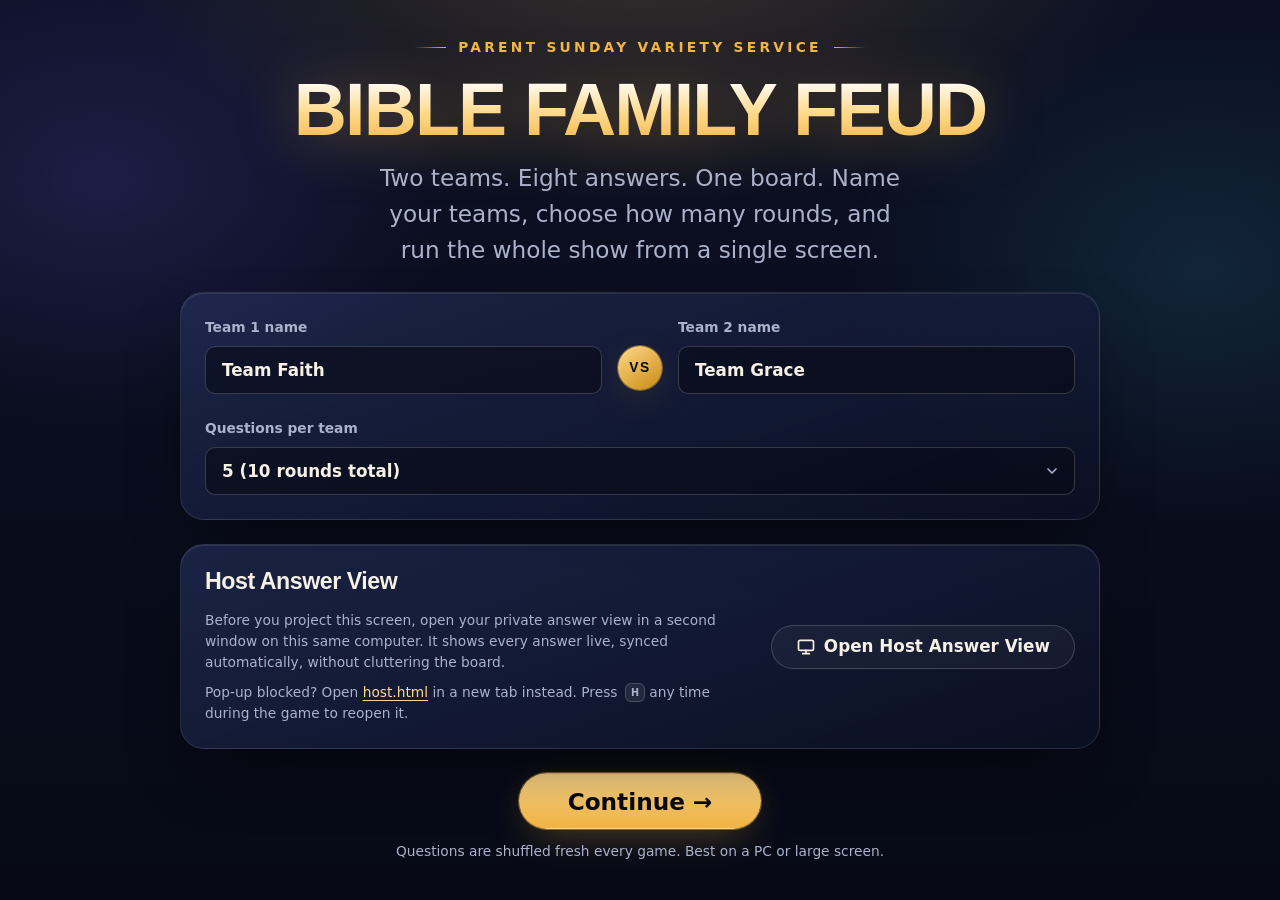
<file: index.html>
<!DOCTYPE html>
<html lang="en">
<head>
<meta charset="UTF-8" />
<meta name="viewport" content="width=device-width, initial-scale=1, viewport-fit=cover" />
<title>Bible Family Feud — Parent Sunday Variety Service</title>
<meta name="description" content="A stage-ready Bible Family Feud game for church events. Name your teams, pick your rounds, and run the show from one screen — free, in the browser, no sign-up." />
<meta name="theme-color" content="#0b1024" />
<meta name="color-scheme" content="dark" />
<meta http-equiv="Content-Security-Policy" content="default-src 'self'; script-src 'self'; style-src 'self' https://fonts.googleapis.com; font-src https://fonts.gstatic.com; img-src 'self' data:; connect-src 'self'; object-src 'none'; base-uri 'self'; form-action 'self'" />
<meta name="referrer" content="strict-origin-when-cross-origin" />
<link rel="canonical" href="https://rccgkd.github.io/bible-family-feud/" />

<meta property="og:type" content="website" />
<meta property="og:site_name" content="Bible Family Feud" />
<meta property="og:title" content="Bible Family Feud — Parent Sunday Variety Service" />
<meta property="og:description" content="Run a Bible Family Feud on stage: 60 original rounds, two teams, live host answer view. Free and works offline." />
<meta property="og:url" content="https://rccgkd.github.io/bible-family-feud/" />
<meta property="og:image" content="https://rccgkd.github.io/bible-family-feud/assets/og-image.png" />
<meta property="og:image:width" content="1200" />
<meta property="og:image:height" content="630" />
<meta property="og:image:alt" content="Bible Family Feud game board with gold answer tiles on a dark stage" />
<meta name="twitter:card" content="summary_large_image" />

<link rel="icon" href="assets/favicon.svg" type="image/svg+xml" />
<link rel="icon" href="assets/favicon.ico" sizes="48x48" />
<link rel="apple-touch-icon" href="assets/apple-touch-icon.png" />
<link rel="manifest" href="manifest.webmanifest" />

<link rel="preconnect" href="https://fonts.googleapis.com" />
<link rel="preconnect" href="https://fonts.gstatic.com" crossorigin />
<link rel="stylesheet" href="https://fonts.googleapis.com/css2?family=Archivo:wdth,wght@85..125,600..900&family=Inter:wght@400..700&display=swap" />
<link rel="stylesheet" href="css/style.css" />

<script type="application/ld+json">
{"@context":"https://schema.org","@type":"WebApplication","name":"Bible Family Feud","description":"A Family Feud–style Bible quiz game for church events.","applicationCategory":"GameApplication","operatingSystem":"Any (modern web browser)","offers":{"@type":"Offer","price":"0","priceCurrency":"USD"},"inLanguage":"en"}
</script>
</head>
<body>
<a class="skip-link" href="#main">Skip to content</a>

<noscript>
  <p class="noscript">Bible Family Feud needs JavaScript to run the game board. Please enable JavaScript in your browser and reload this page.</p>
</noscript>

<main id="main" class="stage" tabindex="-1">

  <!-- ============ TITLE SCREEN ============ -->
  <section id="screen-title" class="screen screen--title is-active" aria-labelledby="title-heading">
    <div class="marquee">
      <span class="eyebrow">Parent Sunday Variety Service</span>
      <h1 id="title-heading" class="show-title">Bible Family <em>Feud</em></h1>
      <p class="show-lede">Two teams. Eight answers. One board. Name your teams, choose how many rounds, and run the whole show from a single screen.</p>
    </div>

    <form id="team-form" class="card setup" autocomplete="off">
      <div class="team-fields">
        <div class="field field--a">
          <label for="team-a-name">Team 1 name</label>
          <input id="team-a-name" name="team-a" type="text" maxlength="24" value="Team Faith" />
        </div>
        <span class="vs" aria-hidden="true">VS</span>
        <div class="field field--b">
          <label for="team-b-name">Team 2 name</label>
          <input id="team-b-name" name="team-b" type="text" maxlength="24" value="Team Grace" />
        </div>
      </div>
      <div class="field">
        <label for="rounds-per-team">Questions per team</label>
        <select id="rounds-per-team" name="rounds">
          <option value="3">3 (6 rounds total)</option>
          <option value="5" selected>5 (10 rounds total)</option>
          <option value="7">7 (14 rounds total)</option>
          <option value="10">10 (20 rounds total)</option>
          <option value="15">15 (30 rounds total)</option>
          <option value="20">20 (40 rounds total)</option>
          <option value="30">30 (all 60 questions)</option>
        </select>
      </div>
    </form>

    <div class="card host-box">
      <div>
        <h2 class="card-title">Host Answer View</h2>
        <p>Before you project this screen, open your private answer view in a second window on this same computer. It shows every answer live, synced automatically, without cluttering the board.</p>
        <p class="fine">Pop-up blocked? Open <a href="host.html" target="_blank" rel="noopener">host.html</a> in a new tab instead. Press <kbd>H</kbd> any time during the game to reopen it.</p>
      </div>
      <button id="btn-open-host" class="btn btn--outline" type="button">
        <svg class="icon" viewBox="0 0 24 24" aria-hidden="true"><rect x="3" y="4" width="18" height="12" rx="2"/><path d="M8 20h8M12 16v4"/></svg>
        Open Host Answer View
      </button>
    </div>

    <div class="cta">
      <button id="btn-start" class="btn btn--gold btn--lg" type="button">Continue <span aria-hidden="true">&rarr;</span></button>
      <p class="fine">Questions are shuffled fresh every game. Best on a PC or large screen.</p>
    </div>
  </section>

  <!-- ============ RULES SCREEN ============ -->
  <section id="screen-rules" class="screen screen--rules" aria-labelledby="rules-heading" hidden>
    <div class="marquee marquee--sm">
      <span class="eyebrow">Before we begin</span>
      <h1 id="rules-heading" class="show-title">How to Play</h1>
    </div>

    <ol class="rules-list">
      <li><strong>Get ready.</strong> Before each team's turn, a full-screen announcement shows who's up next with a 3-second countdown, then play begins automatically.</li>
      <li><strong>Call out an answer.</strong> If it's on the board, the host flips that numbered tile and its points go into the Round Pot.</li>
      <li><strong>Three strikes.</strong> A wrong answer is a strike. After 3 strikes, the <strong>other team</strong> gets a "get ready" announcement of their own for a <strong>steal attempt</strong>.</li>
      <li><strong>Steal or stay safe.</strong> The stealing team must clear the rest of the board before missing 3 times. If they do, they steal the whole pot. If they miss 3 times, the original team keeps it.</li>
      <li><strong>Clear the board.</strong> If a team reveals all 8 answers without 3 strikes, the whole pot is automatically theirs.</li>
      <li><strong>Highest score wins.</strong> After every round has been played, the team with the most total points wins the feud!</li>
    </ol>

    <button id="btn-rules-continue" class="btn btn--gold btn--lg" type="button">Let's Practice <span aria-hidden="true">&rarr;</span></button>
  </section>

  <!-- ============ ANNOUNCEMENT SCREEN ============ -->
  <section id="screen-announce" class="screen screen--announce" aria-label="Next turn" hidden>
    <div class="announce-card" id="announce-card" role="status" aria-live="assertive">
      <p class="announce-context" id="announce-context">Round 1 of 10</p>
      <h1 class="announce-team" id="announce-team">Team Faith</h1>
      <p class="announce-sub" id="announce-sub">get ready!</p>
      <div class="announce-count" id="announce-count" aria-hidden="true">3</div>
    </div>
  </section>

  <!-- ============ GAME SCREEN ============ -->
  <section id="screen-game" class="screen screen--game" aria-label="Game board" hidden>
    <div id="practice-banner" class="banner banner--practice" hidden>
      <span>Practice round &mdash; try the tiles and the strike button. This one is not scored.</span>
    </div>
    <div id="phase-banner" class="banner" role="status" hidden></div>

    <header class="game-header">
      <div class="round-pill">
        <span id="round-label">Round 1</span>
        <span id="round-progress" class="round-progress">1 / 7</span>
      </div>
      <div class="header-icons">
        <button id="btn-open-host-2" class="icon-btn" type="button" title="Open or reopen host answer view (H)" aria-label="Open host answer view">
          <svg class="icon" viewBox="0 0 24 24" aria-hidden="true"><rect x="3" y="4" width="18" height="12" rx="2"/><path d="M8 20h8M12 16v4"/></svg>
        </button>
        <button id="btn-fullscreen" class="icon-btn" type="button" title="Toggle full screen" aria-label="Toggle full screen">
          <svg class="icon" viewBox="0 0 24 24" aria-hidden="true"><path d="M4 9V4h5M20 9V4h-5M4 15v5h5M20 15v5h-5"/></svg>
        </button>
      </div>
    </header>

    <div class="question-banner">
      <p id="question-text">Question loads here</p>
    </div>

    <div class="board-wrap">
      <div class="board" id="board"></div>

      <div class="status-row">
        <div class="strikes-block">
          <span class="strikes-label" id="strikes-label">Team A&rsquo;s strikes</span>
          <div class="strikes" id="strikes" role="img" aria-label="Strikes">
            <span class="strike" data-idx="0"></span>
            <span class="strike" data-idx="1"></span>
            <span class="strike" data-idx="2"></span>
          </div>
        </div>
        <div class="pot">
          <span class="pot-label">Round Pot</span>
          <span class="pot-value" id="pot-value">0</span>
          <span class="pot-target">goes to <strong id="pot-target">Team Faith</strong></span>
        </div>
      </div>
      <p id="danger-message" class="danger-message" aria-live="polite"></p>
    </div>

    <div class="score-card score-card--a" id="score-card-a">
      <span class="score-team-name" id="score-name-a">Team Faith</span>
      <span class="score-value" id="score-value-a">0</span>
      <span class="score-status" id="score-status-a"></span>
    </div>
    <div class="score-card score-card--b" id="score-card-b">
      <span class="score-team-name" id="score-name-b">Team Grace</span>
      <span class="score-value" id="score-value-b">0</span>
      <span class="score-status" id="score-status-b"></span>
    </div>

    <div class="controls">
      <div class="controls-row">
        <div class="seg" role="group" aria-label="Team on the buzzer">
          <span class="controls-label">On the buzzer</span>
          <button id="btn-turn-a" class="chip chip--a is-active" type="button" aria-pressed="true">Team A</button>
          <button id="btn-turn-b" class="chip chip--b" type="button" aria-pressed="false">Team B</button>
        </div>
        <button id="btn-strike" class="btn btn--red" type="button">Wrong Answer <kbd>X</kbd></button>
      </div>
      <div class="controls-row">
        <button id="btn-reveal-all" class="btn btn--ghost" type="button">End Round</button>
        <button id="btn-next-round" class="btn btn--gold" type="button" disabled>Next Round <kbd>N</kbd></button>
      </div>
      <div class="controls-row controls-row--mini">
        <button id="btn-reset-scores" class="btn btn--tiny" type="button">Reset Scores</button>
        <button id="btn-restart" class="btn btn--tiny" type="button">Restart Show</button>
        <label class="toggle"><input type="checkbox" id="sound-toggle" checked /> <span>SFX</span></label>
        <label class="toggle"><input type="checkbox" id="music-toggle" checked /> <span>Music</span></label>
      </div>
    </div>
  </section>

  <!-- ============ END SCREEN ============ -->
  <section id="screen-end" class="screen screen--end" aria-labelledby="end-heading" hidden>
    <div class="marquee marquee--sm">
      <span class="eyebrow">Final scores</span>
      <h1 id="end-heading" class="show-title">Thank You</h1>
    </div>
    <div class="final-scores">
      <div class="final-score final-score--a">
        <span id="final-name-a">Team Faith</span>
        <strong id="final-value-a">0</strong>
      </div>
      <div class="final-trophy" id="final-trophy" aria-hidden="true">&#x1F3C6;</div>
      <div class="final-score final-score--b">
        <span id="final-name-b">Team Grace</span>
        <strong id="final-value-b">0</strong>
      </div>
    </div>
    <p id="winner-line" class="winner-line" aria-live="polite"></p>
    <button id="btn-play-again" class="btn btn--gold btn--lg" type="button">Play Again</button>
  </section>

</main>

<script src="js/questions.js"></script>
<script src="js/app.js"></script>
<script src="js/register-sw.js"></script>
</body>
</html>
</file>
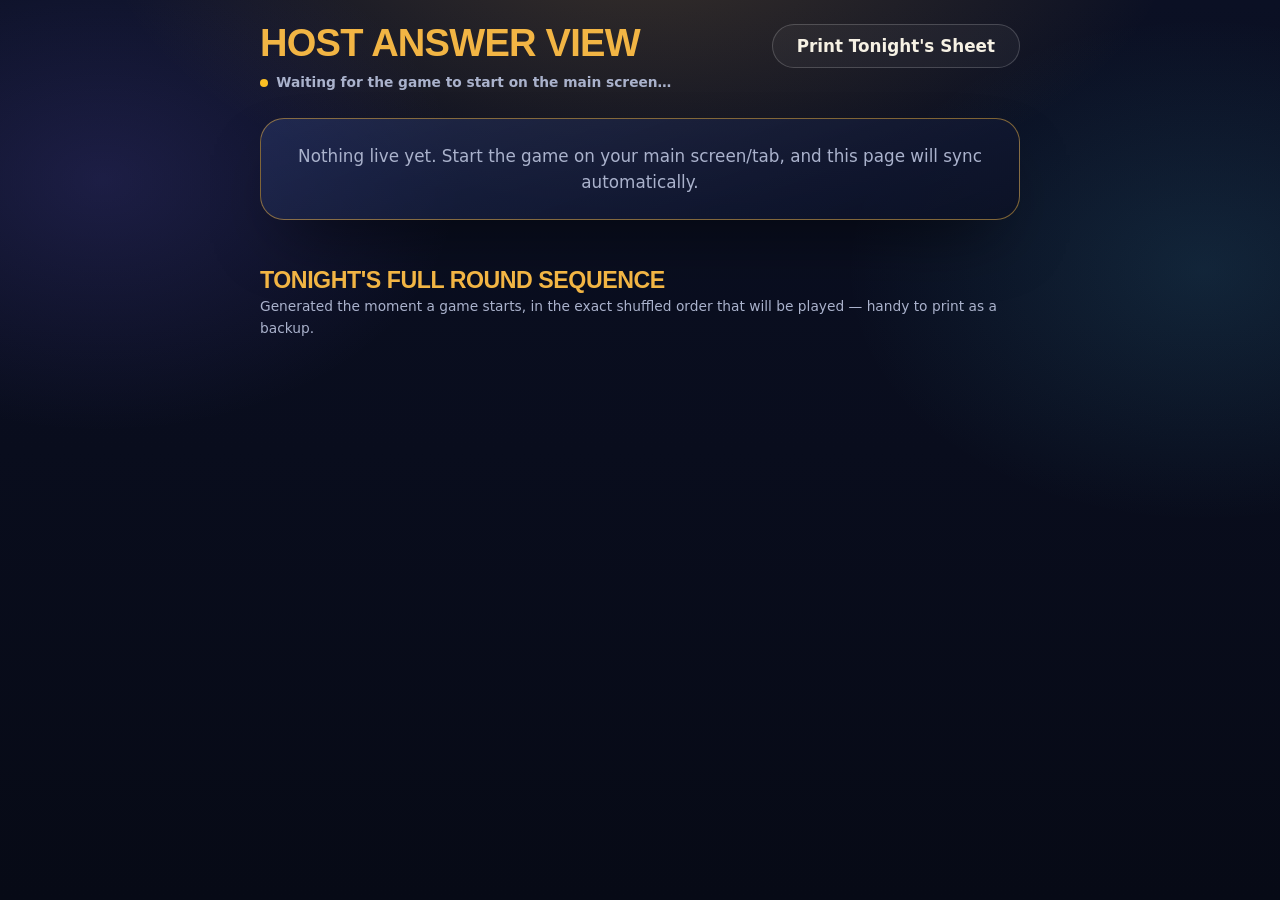
<file: host.html>
<!DOCTYPE html>
<html lang="en">
<head>
<meta charset="UTF-8" />
<meta name="viewport" content="width=device-width, initial-scale=1, viewport-fit=cover" />
<title>Host Answer View — Bible Family Feud</title>
<meta name="description" content="Private host answer key for Bible Family Feud. Syncs live with the main game window." />
<meta name="robots" content="noindex" />
<meta name="theme-color" content="#0b1024" />
<meta name="color-scheme" content="dark" />
<meta http-equiv="Content-Security-Policy" content="default-src 'self'; script-src 'self'; style-src 'self' https://fonts.googleapis.com; font-src https://fonts.gstatic.com; img-src 'self' data:; connect-src 'self'; object-src 'none'; base-uri 'self'; form-action 'self'" />
<link rel="canonical" href="https://rccgkd.github.io/bible-family-feud/host.html" />
<link rel="icon" href="assets/favicon.svg" type="image/svg+xml" />
<link rel="icon" href="assets/favicon.ico" sizes="48x48" />
<link rel="apple-touch-icon" href="assets/apple-touch-icon.png" />
<link rel="manifest" href="manifest.webmanifest" />
<link rel="preconnect" href="https://fonts.googleapis.com" />
<link rel="preconnect" href="https://fonts.gstatic.com" crossorigin />
<link rel="stylesheet" href="https://fonts.googleapis.com/css2?family=Archivo:wdth,wght@85..125,600..900&family=Inter:wght@400..700&display=swap" />
<link rel="stylesheet" href="css/style.css" />
<link rel="stylesheet" href="css/host.css" />
</head>
<body class="host-body">
<a class="skip-link" href="#main">Skip to content</a>

<main id="main" class="host-page" tabindex="-1">
  <header class="host-header">
    <div>
      <h1>Host Answer View</h1>
      <p id="sync-status" class="sync-status" role="status">Waiting for the game to start on the main screen&hellip;</p>
    </div>
    <button id="btn-print" class="btn btn--outline" type="button">Print Tonight's Sheet</button>
  </header>

  <section id="host-current" class="host-current" aria-live="polite">
    <p class="host-empty">Nothing live yet. Start the game on your main screen/tab, and this page will sync automatically.</p>
  </section>

  <section class="host-scoreboard" id="host-scoreboard" aria-label="Scores"></section>

  <section class="host-upcoming">
    <h2>Tonight's Full Round Sequence</h2>
    <p class="host-upcoming-note">Generated the moment a game starts, in the exact shuffled order that will be played &mdash; handy to print as a backup.</p>
    <ol id="host-round-list"></ol>
  </section>
</main>

<script src="js/host.js"></script>
<script src="js/register-sw.js"></script>
</body>
</html>
</file>
<file: css/style.css>
/* =====================================================================
   Bible Family Feud — design system
   Direction: a reverent prime-time broadcast set. Deep midnight stage,
   warm brass light, ivory type. Confident, high-contrast and legible
   from the back of a hall. Gold = Team 1 / primary, Sky = Team 2.
   Edit colours, fonts and spacing in the TOKENS block below.
===================================================================== */

/* ------------------------------------------------------------ TOKENS */
:root {
  /* neutrals */
  --ink-950: #070a16;
  --ink-900: #0b1024;
  --ink-800: #121a38;
  --ink-700: #1b2650;
  --ink-600: #2a3768;
  --line: rgba(255, 255, 255, 0.1);
  --line-strong: rgba(255, 255, 255, 0.18);
  --text: #f6f1e4;
  --text-muted: #aab2cc;

  /* brand */
  --gold: #f2b544;
  --gold-soft: #ffd98a;
  --gold-deep: #c98a12;
  --sky: #4cc9f0;
  --violet: #7c6cff;

  /* semantic */
  --success: #34d399;
  --warning: #fbbf24;
  --error: #fb5a6e;
  --error-deep: #d63a4f;
  --info: #60a5fa;

  /* typography */
  --font-display: "Archivo", "Arial Narrow", "Helvetica Neue", Arial, system-ui, sans-serif;
  --font-body: "Inter", system-ui, -apple-system, "Segoe UI", Roboto, Arial, sans-serif;
  --fs-sm: clamp(0.8rem, 0.78rem + 0.1vw, 0.875rem);
  --fs-base: clamp(0.95rem, 0.92rem + 0.2vw, 1.05rem);
  --fs-lg: clamp(1.1rem, 1rem + 0.6vw, 1.45rem);
  --fs-xl: clamp(1.4rem, 1.1rem + 1.6vw, 2.4rem);
  --fs-2xl: clamp(2.4rem, 1.4rem + 4.4vw, 4.6rem);

  /* spacing, radius, elevation */
  --space-1: 0.25rem;
  --space-2: 0.5rem;
  --space-3: 0.75rem;
  --space-4: 1rem;
  --space-5: 1.5rem;
  --space-6: 2rem;
  --space-7: 3rem;
  --radius-sm: 10px;
  --radius-md: 16px;
  --radius-lg: 24px;
  --shadow-sm: 0 6px 18px -8px rgba(0, 0, 0, 0.6);
  --shadow-lg: 0 30px 70px -28px rgba(0, 0, 0, 0.75);
  --glow-gold: 0 0 0 1px rgba(242, 181, 68, 0.45), 0 10px 40px -12px rgba(242, 181, 68, 0.45);

  /* layers & motion */
  --z-banner: 5;
  --z-skip: 100;
  --dur-fast: 150ms;
  --dur: 320ms;
  --dur-slow: 600ms;
  --ease-out: cubic-bezier(0.16, 1, 0.3, 1);
  --ease-spring: cubic-bezier(0.2, 0.9, 0.3, 1.2);

  --surface: linear-gradient(160deg, rgba(42, 55, 104, 0.55), rgba(11, 16, 36, 0.78));
}

/* -------------------------------------------------------------- BASE */
*, *::before, *::after { box-sizing: border-box; }
[hidden] { display: none !important; }
html {
  color-scheme: dark;
  background: var(--ink-950);
  -webkit-text-size-adjust: 100%;
  scroll-behavior: smooth;
}
body {
  margin: 0;
  min-height: 100vh;
  min-height: 100dvh;
  font-family: var(--font-body);
  font-size: var(--fs-base);
  line-height: 1.55;
  color: var(--text);
  overflow-x: hidden;
  background:
    radial-gradient(60% 45% at 50% -8%, rgba(242, 181, 68, 0.2), transparent 70%),
    radial-gradient(40% 40% at 8% 20%, rgba(124, 108, 255, 0.16), transparent 70%),
    radial-gradient(40% 40% at 94% 30%, rgba(76, 201, 240, 0.12), transparent 70%),
    linear-gradient(180deg, var(--ink-900), var(--ink-950));
  background-attachment: fixed;
}
::selection { background: var(--gold); color: var(--ink-950); }
h1, h2, h3 { font-family: var(--font-display); line-height: 1.05; margin: 0; letter-spacing: -0.02em; }
p { margin: 0; }
a { color: var(--gold-soft); text-underline-offset: 3px; }
a:hover { color: var(--gold); }
button, input, select { font: inherit; color: inherit; }
kbd {
  font: 700 0.7em/1 var(--font-body);
  padding: 0.28em 0.5em;
  border-radius: 6px;
  border: 1px solid var(--line-strong);
  background: rgba(255, 255, 255, 0.08);
  margin-left: 0.35em;
  vertical-align: 0.08em;
}
:focus-visible { outline: 3px solid var(--gold-soft); outline-offset: 3px; border-radius: 6px; }

.skip-link {
  position: fixed; left: var(--space-4); top: -4rem; z-index: var(--z-skip);
  padding: var(--space-3) var(--space-4); border-radius: var(--radius-sm);
  background: var(--gold); color: var(--ink-950); font-weight: 700; text-decoration: none;
  transition: top var(--dur-fast);
}
.skip-link:focus { top: var(--space-4); }
.noscript { padding: var(--space-5); text-align: center; background: var(--error-deep); }

/* thin, themed scrollbar */
* { scrollbar-width: thin; scrollbar-color: var(--ink-600) transparent; }

/* ------------------------------------------------------------- STAGE */
.stage {
  min-height: 100vh;
  min-height: 100dvh;
  display: flex;
  align-items: center;
  justify-content: center;
  padding: max(var(--space-5), env(safe-area-inset-top)) max(var(--space-4), env(safe-area-inset-right)) max(var(--space-5), env(safe-area-inset-bottom)) max(var(--space-4), env(safe-area-inset-left));
  outline: none;
}
.screen {
  display: none;
  width: 100%;
  max-width: 920px;
  flex-direction: column;
  align-items: center;
  gap: var(--space-5);
}
.screen.is-active { display: flex; animation: enter var(--dur-slow) var(--ease-out) both; }
@keyframes enter { from { opacity: 0; transform: translateY(14px); } to { opacity: 1; transform: none; } }

/* ----------------------------------------------------------- MARQUEE */
.marquee { text-align: center; display: grid; gap: var(--space-3); justify-items: center; max-width: 60rem; }
.eyebrow {
  font-size: var(--fs-sm); font-weight: 700; letter-spacing: 0.24em; text-transform: uppercase; color: var(--gold);
  display: inline-flex; align-items: center; gap: var(--space-3);
}
.eyebrow::before, .eyebrow::after { content: ""; width: 2rem; height: 1px; background: linear-gradient(90deg, transparent, var(--gold)); }
.eyebrow::after { transform: scaleX(-1); }
.show-title {
  font-size: var(--fs-2xl); font-weight: 900; font-stretch: 112%; text-transform: uppercase; letter-spacing: -0.025em;
  background: linear-gradient(180deg, #fff 10%, var(--gold-soft) 55%, var(--gold) 100%);
  -webkit-background-clip: text; background-clip: text; color: transparent;
  text-shadow: none; filter: drop-shadow(0 6px 30px rgba(242, 181, 68, 0.35));
}
.show-title em { font-style: normal; }
.show-lede { color: var(--text-muted); font-size: var(--fs-lg); max-width: 34rem; text-wrap: balance; }
.marquee--sm .show-title { font-size: var(--fs-xl); }

/* ------------------------------------------------------------- CARDS */
.card {
  width: 100%;
  background: var(--surface);
  border: 1px solid var(--line);
  border-radius: var(--radius-lg);
  box-shadow: var(--shadow-lg), inset 0 1px 0 rgba(255, 255, 255, 0.08);
  backdrop-filter: blur(18px) saturate(150%);
  -webkit-backdrop-filter: blur(18px) saturate(150%);
  padding: var(--space-5);
}
.card-title { font-size: var(--fs-lg); margin-bottom: var(--space-2); }
.fine { font-size: var(--fs-sm); color: var(--text-muted); }
.setup { display: grid; gap: var(--space-5); }
.team-fields { display: grid; grid-template-columns: 1fr auto 1fr; gap: var(--space-4); align-items: end; }
.vs {
  font-family: var(--font-display); font-weight: 900; font-size: var(--fs-sm); letter-spacing: 0.12em;
  width: 2.75rem; height: 2.75rem; display: grid; place-items: center; margin-bottom: 0.25rem;
  border-radius: 50%; color: var(--ink-950); background: linear-gradient(145deg, var(--gold-soft), var(--gold-deep));
  box-shadow: var(--glow-gold);
}
.field { display: grid; gap: var(--space-2); }
.field label { font-size: var(--fs-sm); font-weight: 600; color: var(--text-muted); }
.field--a input { border-left: 4px solid var(--gold); }
.field--b input { border-left: 4px solid var(--sky); }
input[type="text"], select {
  width: 100%; min-height: 48px; padding: 0 var(--space-4);
  background: rgba(7, 10, 22, 0.6); border: 1px solid var(--line-strong); border-radius: var(--radius-sm);
  font-size: var(--fs-base); font-weight: 600;
  transition: border-color var(--dur-fast), box-shadow var(--dur-fast), background var(--dur-fast);
}
select { appearance: none; -webkit-appearance: none; cursor: pointer; padding-right: 2.5rem;
  background-image: url("data:image/svg+xml;utf8,<svg xmlns='http://www.w3.org/2000/svg' width='16' height='16' viewBox='0 0 24 24' fill='none' stroke='%23aab2cc' stroke-width='2.5' stroke-linecap='round' stroke-linejoin='round'><path d='m6 9 6 6 6-6'/></svg>");
  background-repeat: no-repeat; background-position: right 0.9rem center;
}
select option { background: var(--ink-800); color: var(--text); }
input[type="text"]:hover, select:hover { border-color: rgba(242, 181, 68, 0.55); }
input[type="text"]:focus-visible, select:focus-visible { outline: none; border-color: var(--gold); box-shadow: 0 0 0 3px rgba(242, 181, 68, 0.35); }
.host-box { display: flex; gap: var(--space-5); align-items: center; justify-content: space-between; }
.host-box > div { display: grid; gap: var(--space-2); }
.host-box p { color: var(--text-muted); font-size: var(--fs-sm); }
.host-box .btn { flex: none; }
.cta { display: grid; gap: var(--space-3); justify-items: center; text-align: center; }

/* ----------------------------------------------------------- BUTTONS */
.btn, .chip, .icon-btn {
  display: inline-flex; align-items: center; justify-content: center; gap: var(--space-2);
  min-height: 44px; padding: 0 var(--space-5);
  border: 1px solid transparent; border-radius: 999px; cursor: pointer;
  font-weight: 700; font-size: var(--fs-base); line-height: 1; text-decoration: none; white-space: nowrap;
  transition: transform var(--dur-fast) var(--ease-out), box-shadow var(--dur-fast), background var(--dur-fast), border-color var(--dur-fast), opacity var(--dur-fast);
}
.btn:hover:not(:disabled), .chip:hover:not(:disabled) { transform: translateY(-2px); }
.btn:active:not(:disabled), .chip:active:not(:disabled) { transform: translateY(0) scale(0.97); }
.btn:disabled, .chip:disabled { opacity: 0.4; cursor: not-allowed; }
.btn--lg { min-height: 56px; padding: 0 var(--space-7); font-size: var(--fs-lg); }
.btn--gold { color: var(--ink-950); background: linear-gradient(180deg, var(--gold-soft), var(--gold)); box-shadow: var(--glow-gold); }
.btn--gold:hover:not(:disabled) { box-shadow: 0 0 0 1px var(--gold-soft), 0 14px 44px -10px rgba(242, 181, 68, 0.7); }
.btn--red { color: #fff; background: linear-gradient(180deg, #ff7587, var(--error-deep)); box-shadow: 0 10px 34px -12px rgba(251, 90, 110, 0.7); }
.btn--outline { background: rgba(255, 255, 255, 0.04); border-color: var(--line-strong); color: var(--text); }
.btn--outline:hover:not(:disabled) { border-color: var(--gold); background: rgba(242, 181, 68, 0.1); }
.btn--ghost { background: rgba(255, 255, 255, 0.06); border-color: var(--line); }
.btn--ghost:hover:not(:disabled) { background: rgba(255, 255, 255, 0.12); }
.btn--tiny { min-height: 44px; padding: 0 var(--space-4); font-size: var(--fs-sm); background: transparent; border-color: var(--line); color: var(--text-muted); }
.btn--tiny:hover:not(:disabled) { color: var(--text); border-color: var(--line-strong); }
.btn kbd { margin-left: var(--space-1); background: rgba(0, 0, 0, 0.2); border-color: rgba(0, 0, 0, 0.2); color: inherit; opacity: 0.8; }
.btn--gold kbd { background: rgba(7, 10, 22, 0.15); }
.icon { width: 1.25rem; height: 1.25rem; fill: none; stroke: currentColor; stroke-width: 2; stroke-linecap: round; stroke-linejoin: round; flex: none; }
.icon-btn { width: 44px; padding: 0; background: rgba(255, 255, 255, 0.06); border-color: var(--line); }
.icon-btn:hover { border-color: var(--gold); color: var(--gold-soft); }
.chip { background: rgba(255, 255, 255, 0.06); border-color: var(--line); min-height: 44px; padding: 0 var(--space-4); max-width: 11rem; overflow: hidden; text-overflow: ellipsis; }
.chip--a.is-active { background: linear-gradient(180deg, var(--gold-soft), var(--gold)); color: var(--ink-950); }
.chip--b.is-active { background: linear-gradient(180deg, #8fe3fb, var(--sky)); color: var(--ink-950); }
.toggle { display: inline-flex; align-items: center; gap: var(--space-2); min-height: 44px; padding: 0 var(--space-2); font-size: var(--fs-sm); color: var(--text-muted); cursor: pointer; }
.toggle input { width: 1.1rem; height: 1.1rem; accent-color: var(--gold); cursor: pointer; }

/* ------------------------------------------------------------- RULES */
.rules-list { list-style: none; counter-reset: rule; padding: 0; margin: 0; display: grid; gap: var(--space-3); width: 100%; max-width: 44rem; }
.rules-list li {
  counter-increment: rule; position: relative; padding: var(--space-4) var(--space-4) var(--space-4) 4rem;
  background: var(--surface); border: 1px solid var(--line); border-radius: var(--radius-md); color: var(--text-muted);
}
.rules-list li::before {
  content: counter(rule); position: absolute; left: var(--space-4); top: 50%; transform: translateY(-50%);
  width: 2.25rem; height: 2.25rem; display: grid; place-items: center; border-radius: 50%;
  font-family: var(--font-display); font-weight: 900; color: var(--ink-950); background: linear-gradient(145deg, var(--gold-soft), var(--gold));
}
.rules-list strong { color: var(--text); }

/* ---------------------------------------------------------- ANNOUNCE */
.screen--announce { max-width: none; min-height: 80vh; justify-content: center; }
.announce-card { text-align: center; display: grid; gap: var(--space-3); justify-items: center; }
.announce-context { font-weight: 700; letter-spacing: 0.24em; text-transform: uppercase; color: var(--gold); font-size: var(--fs-lg); }
.announce-team {
  font-size: clamp(2.6rem, 1rem + 9vw, 8rem); font-weight: 900; font-stretch: 112%; text-transform: uppercase; overflow-wrap: anywhere;
  background: linear-gradient(180deg, #fff, var(--gold-soft)); -webkit-background-clip: text; background-clip: text; color: transparent;
  filter: drop-shadow(0 8px 40px rgba(242, 181, 68, 0.4));
}
.announce-sub { font-size: var(--fs-xl); color: var(--text-muted); font-weight: 600; }
.announce-count {
  margin-top: var(--space-4); width: clamp(7rem, 20vw, 12rem); aspect-ratio: 1; display: grid; place-items: center; border-radius: 50%;
  font-family: var(--font-display); font-weight: 900; font-size: clamp(3.5rem, 10vw, 7rem); color: var(--gold);
  border: 3px solid var(--gold); box-shadow: var(--glow-gold), inset 0 0 40px rgba(242, 181, 68, 0.15);
  animation: tick 1s var(--ease-out) infinite;
}
.announce-count.is-go { color: var(--ink-950); background: var(--gold); font-size: clamp(2.6rem, 8vw, 5.5rem); animation: none; }
@keyframes tick { 0% { transform: scale(1.12); } 100% { transform: scale(1); } }
.announce-card--steal .announce-context, .announce-card--steal .announce-count { color: var(--error); border-color: var(--error); }
.announce-card--steal .announce-count { box-shadow: 0 0 0 1px rgba(251, 90, 110, 0.5), 0 10px 50px -10px rgba(251, 90, 110, 0.6); }
.announce-card--steal .announce-count.is-go { background: var(--error); color: #fff; }
.announce-card--steal .announce-team { background: linear-gradient(180deg, #fff, #ffb3bd); -webkit-background-clip: text; background-clip: text; filter: drop-shadow(0 8px 40px rgba(251, 90, 110, 0.5)); }

/* -------------------------------------------------------------- GAME */
.screen--game { max-width: 1280px; gap: var(--space-3); }
.banner {
  width: 100%; text-align: center; padding: var(--space-3) var(--space-4); border-radius: var(--radius-md);
  font-weight: 700; font-size: var(--fs-sm); border: 1px solid var(--line-strong); background: rgba(255, 255, 255, 0.06); z-index: var(--z-banner);
  animation: enter var(--dur) var(--ease-out) both;
}
.banner--practice { color: var(--info); border-color: rgba(96, 165, 250, 0.45); background: rgba(96, 165, 250, 0.1); }
.banner--alert { color: #fff; background: rgba(251, 90, 110, 0.2); border-color: var(--error); }
.banner--outcome { color: var(--ink-950); background: linear-gradient(90deg, var(--gold-soft), var(--gold)); border-color: var(--gold); font-size: var(--fs-base); }

.game-header { width: 100%; display: flex; align-items: center; justify-content: space-between; gap: var(--space-3); }
.header-icons { display: flex; gap: var(--space-2); }
.round-pill {
  display: inline-flex; align-items: baseline; gap: var(--space-3); padding: var(--space-2) var(--space-5); border-radius: 999px;
  background: var(--surface); border: 1px solid rgba(242, 181, 68, 0.45);
  font-family: var(--font-display); font-weight: 800; letter-spacing: 0.04em; text-transform: uppercase; color: var(--gold);
}
.round-progress { font-family: var(--font-body); font-weight: 600; font-size: var(--fs-sm); color: var(--text-muted); letter-spacing: 0; text-transform: none; }

.question-banner { width: 100%; text-align: center; padding: var(--space-4) var(--space-5); border-radius: var(--radius-md); background: var(--surface); border: 1px solid rgba(242, 181, 68, 0.4); box-shadow: var(--shadow-sm); }
.question-banner p { font-family: var(--font-display); font-weight: 800; font-size: var(--fs-xl); line-height: 1.15; letter-spacing: -0.01em; text-wrap: balance; }

.board-wrap { width: 100%; display: flex; flex-direction: column; gap: var(--space-3); }
.board { display: grid; grid-template-columns: 1fr 1fr; grid-auto-rows: 1fr; gap: var(--space-3); }

.board-tile { position: relative; display: block; width: 100%; height: clamp(56px, 9vh, 84px); padding: 0; background: none; border: 0; cursor: pointer; perspective: 900px; border-radius: var(--radius-sm); }
.tile-inner { position: relative; display: block; width: 100%; height: 100%; transform-style: preserve-3d; transition: transform 0.6s var(--ease-spring); }
.board-tile.is-revealed .tile-inner { transform: rotateX(180deg); }
.board-tile.is-revealed { cursor: default; }
.tile-face { position: absolute; inset: 0; display: flex; align-items: center; gap: var(--space-3); padding: 0 var(--space-4); border-radius: var(--radius-sm); backface-visibility: hidden; -webkit-backface-visibility: hidden; }
.tile-front { background: var(--surface); border: 1.5px solid rgba(242, 181, 68, 0.7); box-shadow: inset 0 1px 0 rgba(255, 255, 255, 0.1), var(--shadow-sm); transition: border-color var(--dur-fast), box-shadow var(--dur-fast); }
.board-tile:hover:not(.is-revealed) .tile-front { border-color: var(--gold-soft); box-shadow: var(--glow-gold); }
.tile-number { font-family: var(--font-display); font-weight: 900; font-size: var(--fs-xl); color: var(--gold); min-width: 1.4ch; text-align: center; }
.tile-placeholder { flex: 1; height: 8px; border-radius: 6px; background: repeating-linear-gradient(90deg, rgba(242, 181, 68, 0.28) 0 8px, transparent 8px 16px); }
.tile-back { justify-content: space-between; color: var(--ink-950); transform: rotateX(180deg); background: linear-gradient(170deg, #fff1c9, var(--gold-soft) 45%, var(--gold)); box-shadow: var(--glow-gold); }
.tile-text { font-family: var(--font-display); font-weight: 800; font-stretch: 100%; text-transform: uppercase; font-size: clamp(0.8rem, 0.6rem + 1vw, 1.3rem); line-height: 1.1; text-align: left; overflow-wrap: anywhere; }
.tile-points { flex: none; min-width: 2.6ch; padding: 0.2em 0.55em; border-radius: 8px; text-align: center; font-family: var(--font-display); font-weight: 900; font-size: clamp(0.95rem, 0.7rem + 1vw, 1.4rem); color: var(--gold-soft); background: var(--ink-900); }

.status-row { display: flex; align-items: center; justify-content: space-between; gap: var(--space-4); flex-wrap: wrap; }
.strikes-block { display: flex; align-items: center; gap: var(--space-3); }
.strikes-label { font-size: var(--fs-sm); font-weight: 600; color: var(--text-muted); }
.strikes { display: flex; gap: var(--space-2); }
.strike { width: 2.6rem; height: 2.6rem; border-radius: var(--radius-sm); border: 1.5px dashed rgba(251, 90, 110, 0.4); display: grid; place-items: center; transition: background var(--dur-fast), border-color var(--dur-fast); }
.strike::after { content: ""; width: 1.3rem; height: 1.3rem; opacity: 0; transform: scale(0.4);
  background: linear-gradient(45deg, transparent 43%, #fff 43% 57%, transparent 57%), linear-gradient(-45deg, transparent 43%, #fff 43% 57%, transparent 57%); }
.strike.is-active { background: linear-gradient(180deg, #ff7587, var(--error-deep)); border: 1.5px solid var(--error); box-shadow: 0 8px 26px -8px rgba(251, 90, 110, 0.8); animation: shake 0.4s; }
.strike.is-active::after { opacity: 1; transform: none; transition: transform var(--dur) var(--ease-spring); }
@keyframes shake { 20% { transform: translateX(-4px); } 40% { transform: translateX(4px); } 60% { transform: translateX(-3px); } 80% { transform: translateX(2px); } }
.danger-message { min-height: 1.4em; text-align: center; font-weight: 700; color: var(--warning); font-size: var(--fs-sm); }
.screen--game.danger-2 .danger-message { color: var(--error); }

.pot { display: inline-flex; align-items: baseline; gap: var(--space-3); padding: var(--space-2) var(--space-5); border-radius: 999px; background: var(--surface); border: 1px solid var(--line-strong); }
.pot-label { font-size: var(--fs-sm); text-transform: uppercase; letter-spacing: 0.14em; font-weight: 700; color: var(--text-muted); }
.pot-value { font-family: var(--font-display); font-weight: 900; font-size: var(--fs-xl); color: var(--gold); font-variant-numeric: tabular-nums; }
.pot-value.is-bump { animation: bump 0.4s var(--ease-spring); }
@keyframes bump { 40% { transform: scale(1.25); } }
.pot-target { font-size: var(--fs-sm); color: var(--text-muted); }
.pot-target strong { color: var(--text); }

.score-card { display: flex; align-items: center; justify-content: space-between; gap: var(--space-3); padding: var(--space-3) var(--space-5); border-radius: var(--radius-md); background: var(--surface); border: 1px solid var(--line); transition: border-color var(--dur), box-shadow var(--dur); min-width: 0; }
.score-card--a { border-top: 3px solid var(--gold); }
.score-card--b { border-top: 3px solid var(--sky); }
.score-card.is-current.score-card--a { border-color: var(--gold); box-shadow: var(--glow-gold); }
.score-card.is-current.score-card--b { border-color: var(--sky); box-shadow: 0 0 0 1px rgba(76, 201, 240, 0.45), 0 10px 40px -12px rgba(76, 201, 240, 0.5); }
.score-team-name { font-weight: 700; color: var(--text-muted); overflow: hidden; text-overflow: ellipsis; white-space: nowrap; }
.score-value { font-family: var(--font-display); font-weight: 900; font-size: var(--fs-2xl); line-height: 1; font-variant-numeric: tabular-nums; }
.score-card--a .score-value { color: var(--gold); }
.score-card--b .score-value { color: var(--sky); }
.score-status { font-size: var(--fs-sm); font-weight: 700; color: var(--text); min-height: 1.2em; }
.score-status:not(:empty)::before { content: ""; display: inline-block; width: 0.55em; height: 0.55em; margin-right: 0.5em; border-radius: 50%; background: var(--success); box-shadow: 0 0 10px var(--success); }
.phase-steal .score-status:not(:empty)::before { background: var(--error); box-shadow: 0 0 10px var(--error); }

.controls { width: 100%; display: grid; gap: var(--space-2); justify-items: center; }
.controls-row { display: flex; flex-wrap: wrap; gap: var(--space-3); align-items: center; justify-content: center; }
.seg { display: inline-flex; align-items: center; gap: var(--space-2); }
.controls-label { font-size: var(--fs-sm); color: var(--text-muted); font-weight: 600; margin-right: var(--space-1); }
.controls-row--mini { gap: var(--space-2); }

/* danger glow around the whole board as strikes build */
.screen--game.danger-1 .board { filter: drop-shadow(0 0 18px rgba(251, 191, 36, 0.18)); }
.screen--game.danger-2 .board { filter: drop-shadow(0 0 26px rgba(251, 90, 110, 0.32)); }
.screen--game.phase-steal .board { filter: drop-shadow(0 0 30px rgba(251, 90, 110, 0.28)); }

/* ---- desktop: team panels flank the board, everything on one screen */
@media (min-width: 1000px) and (min-height: 640px) {
  .stage { padding-block: var(--space-4); }
  .screen--game.is-active {
    display: grid; align-items: stretch; width: 100%; height: calc(100dvh - 2rem); max-height: 900px;
    grid-template-columns: 230px minmax(0, 1fr) 230px; grid-template-rows: auto auto auto minmax(0, 1fr) auto;
    grid-template-areas: "banner banner banner" "teamA header teamB" "teamA question teamB" "teamA board teamB" "teamA controls teamB";
    column-gap: var(--space-5); row-gap: var(--space-3);
  }
  .banner { grid-area: banner; }
  .game-header { grid-area: header; }
  .question-banner { grid-area: question; }
  .board-wrap { grid-area: board; min-height: 0; }
  .board { flex: 1; min-height: 0; grid-template-rows: repeat(4, minmax(0, 1fr)); }
  .board-tile { height: auto; min-height: 56px; }
  .controls { grid-area: controls; align-self: end; }
  .banner, .game-header, .question-banner { align-self: start; }
  .score-card { flex-direction: column; justify-content: center; text-align: center; padding: var(--space-5) var(--space-3); gap: var(--space-4); }
  .score-card--a { grid-area: teamA; }
  .score-card--b { grid-area: teamB; }
  .score-card, .score-team-name { max-width: 100%; }
  .score-team-name { font-size: var(--fs-lg); white-space: normal; overflow-wrap: anywhere; }
  .score-value { font-size: clamp(3.5rem, 7vw, 6rem); }
}

/* ---- phones / short screens: compact single column */
@media (max-width: 999px), (max-height: 639px) {
  .screen--game.is-active { display: flex; }
  .score-card { padding: var(--space-2) var(--space-4); }
  .score-value { font-size: var(--fs-xl); }
  .screen--game { gap: var(--space-2); }
  /* both scores sit side by side under the board */
  .screen--game .score-card--a { order: 5; }
  .screen--game .score-card--b { order: 6; }
  .screen--game .controls { order: 7; }
}
@media (max-width: 999px) {
  .screen--game.is-active .score-card { width: calc(50% - var(--space-1)); }
  .screen--game.is-active { flex-direction: row; flex-wrap: wrap; justify-content: space-between; }
  .screen--game > :not(.score-card) { flex: 1 1 100%; }
  .score-card { flex-direction: column; align-items: flex-start; gap: 0; }
}
@media (max-width: 640px) {
  .team-fields { grid-template-columns: 1fr; }
  .vs { margin: 0 auto; }
  .host-box { flex-direction: column; align-items: stretch; text-align: left; }
  .board { gap: var(--space-2); }
  .tile-face { padding: 0 var(--space-3); gap: var(--space-2); }
  .tile-number { font-size: 1.2rem; }
  .tile-placeholder { display: none; }
  .tile-front { justify-content: center; }
  .btn--lg { padding: 0 var(--space-6); width: 100%; }
  .board-tile { height: 50px; }
  .tile-text { font-size: 0.78rem; }
  .strike { width: 2.1rem; height: 2.1rem; }
  .strikes-label, .pot-target { display: none; }
  .status-row { flex-wrap: nowrap; justify-content: space-between; }
  .pot { padding: var(--space-1) var(--space-4); }
  .danger-message { min-height: 1.2em; }
  .question-banner { padding: var(--space-3) var(--space-4); }
  .question-banner p { font-size: 1.15rem; }
  .game-header .round-pill { padding: var(--space-1) var(--space-4); }
  /* controls: one tidy grid so the whole game fits a phone screen */
  .controls { grid-template-columns: repeat(3, minmax(0, 1fr)); gap: var(--space-2); }
  .controls-row:not(.controls-row--mini) { display: contents; }
  .controls .seg { grid-column: 1 / -1; width: 100%; }
  .controls .seg .chip { flex: 1; min-width: 0; max-width: none; }
  .controls .controls-label { display: none; }
  .controls { justify-items: stretch; }
  .controls .btn { padding: 0 var(--space-2); font-size: 0.85rem; white-space: normal; min-width: 0; line-height: 1.15; text-align: center; min-height: 48px; }
  .controls .btn kbd { display: none; }
  .controls-row--mini { grid-column: 1 / -1; flex-wrap: nowrap; gap: var(--space-1); }
  .controls-row--mini .btn--tiny { padding: 0 var(--space-3); font-size: 0.75rem; }
  .controls-row--mini .toggle { padding: 0 var(--space-1); }
  .round-pill { white-space: nowrap; font-size: 0.85rem; gap: var(--space-2); }
  .stage { padding-top: var(--space-3); padding-bottom: var(--space-3); }
  .banner { padding: var(--space-2) var(--space-3); font-size: 0.75rem; }
  .rules-list li { padding-left: 3.5rem; }
  .marquee { padding-top: var(--space-3); }
}

/* ------------------------------------------------------------ END */
.final-scores { display: grid; grid-template-columns: 1fr auto 1fr; gap: var(--space-5); align-items: center; width: 100%; }
.final-score { display: grid; gap: var(--space-2); text-align: center; padding: var(--space-5); border-radius: var(--radius-lg); background: var(--surface); border: 1px solid var(--line); min-width: 0; }
.final-score span { color: var(--text-muted); font-weight: 700; overflow-wrap: anywhere; }
.final-score strong { font-family: var(--font-display); font-weight: 900; font-size: var(--fs-2xl); line-height: 1; }
.final-score--a { border-top: 3px solid var(--gold); } .final-score--a strong { color: var(--gold); }
.final-score--b { border-top: 3px solid var(--sky); } .final-score--b strong { color: var(--sky); }
.final-trophy { font-size: clamp(2.5rem, 7vw, 4.5rem); filter: drop-shadow(0 6px 24px rgba(242, 181, 68, 0.5)); }
.winner-line { font-family: var(--font-display); font-weight: 800; font-size: var(--fs-xl); text-align: center; color: var(--gold-soft); text-wrap: balance; }
@media (max-width: 560px) { .final-scores { grid-template-columns: 1fr 1fr; } .final-trophy { grid-column: 1 / -1; grid-row: 1; text-align: center; } }

.confetti-piece { position: fixed; top: -12px; z-index: 50; width: 9px; height: 15px; border-radius: 2px; pointer-events: none; animation: confetti-fall linear forwards; }
@keyframes confetti-fall { to { transform: translateY(110vh) rotate(720deg); } }

/* ---------------------------------------------------- REDUCED MOTION */
@media (prefers-reduced-motion: reduce) {
  html { scroll-behavior: auto; }
  *, *::before, *::after { animation-duration: 0.001ms !important; animation-iteration-count: 1 !important; transition-duration: 0.001ms !important; }
  .confetti-piece { display: none; }
}
@media (forced-colors: active) {
  .tile-face, .card, .score-card { border: 1px solid CanvasText; }
}
.screen--center { text-align: center; }
</file>
<file: css/host.css>
/* Host Answer View — builds on the tokens in css/style.css (loaded first) */
.host-body { padding: max(var(--space-5), env(safe-area-inset-top)) max(var(--space-5), env(safe-area-inset-right)) var(--space-6) max(var(--space-5), env(safe-area-inset-left)); }
.host-page { max-width: 760px; margin: 0 auto; outline: none; }
.host-header { display: flex; align-items: flex-start; justify-content: space-between; gap: var(--space-4); flex-wrap: wrap; margin-bottom: var(--space-5); }
.host-header h1 { font-size: var(--fs-xl); font-weight: 900; text-transform: uppercase; color: var(--gold); margin-bottom: var(--space-1); }
.sync-status { font-size: var(--fs-sm); font-weight: 700; color: var(--text-muted); display: inline-flex; align-items: center; gap: var(--space-2); }
.sync-status::before { content: ""; width: 0.6em; height: 0.6em; border-radius: 50%; background: var(--warning); }
.sync-status.is-synced { color: var(--success); }
.sync-status.is-synced::before { background: var(--success); box-shadow: 0 0 10px var(--success); }

.host-current { background: var(--surface); border: 1px solid rgba(242, 181, 68, 0.5); border-radius: var(--radius-lg); padding: var(--space-5); margin-bottom: var(--space-4); box-shadow: var(--shadow-lg); }
.host-empty { color: var(--text-muted); text-align: center; }
.host-current-label { font-size: var(--fs-sm); text-transform: uppercase; letter-spacing: 0.16em; font-weight: 800; color: var(--gold); margin-bottom: var(--space-2); }
.host-current h2 { font-size: var(--fs-lg); font-weight: 800; margin-bottom: var(--space-4); text-wrap: balance; }
.host-answer-list { margin: 0 0 var(--space-4); padding: 0; list-style: none; counter-reset: ans; display: grid; grid-template-columns: 1fr 1fr; gap: var(--space-2) var(--space-4); }
.host-answer-list li { counter-increment: ans; display: flex; gap: var(--space-3); align-items: baseline; font-weight: 700; padding: var(--space-2) var(--space-3); border-radius: var(--radius-sm); background: rgba(255, 255, 255, 0.04); }
.host-answer-list li::before { content: counter(ans); font-family: var(--font-display); font-weight: 900; color: var(--gold); min-width: 1.2ch; }
.host-answer-list li span { margin-left: auto; color: var(--text-muted); font-weight: 600; }
.host-answer-list li.is-done { opacity: 0.4; text-decoration: line-through; }
.host-turn-line { font-weight: 800; color: var(--error); }

.host-scoreboard { display: grid; grid-template-columns: 1fr 1fr; gap: var(--space-4); margin-bottom: var(--space-6); }
.host-score-card { background: var(--surface); border: 1px solid var(--line); border-top: 3px solid var(--gold); border-radius: var(--radius-md); padding: var(--space-4); text-align: center; min-width: 0; }
.host-score-card--b { border-top-color: var(--sky); }
.host-score-card .name { display: block; font-weight: 700; color: var(--text-muted); margin-bottom: var(--space-1); overflow-wrap: anywhere; }
.host-score-card .value { font-family: var(--font-display); font-weight: 900; font-size: var(--fs-xl); color: var(--gold); font-variant-numeric: tabular-nums; }
.host-score-card--b .value { color: var(--sky); }

.host-upcoming h2 { font-size: var(--fs-lg); font-weight: 800; text-transform: uppercase; color: var(--gold); margin-bottom: var(--space-1); }
.host-upcoming-note { color: var(--text-muted); font-size: var(--fs-sm); margin-bottom: var(--space-4); }
#host-round-list { margin: 0; padding-left: var(--space-5); display: grid; gap: var(--space-3); }
#host-round-list > li { background: rgba(255, 255, 255, 0.04); border-radius: var(--radius-sm); padding: var(--space-3) var(--space-4); border-left: 3px solid transparent; }
#host-round-list > li.is-current { border-left-color: var(--gold); background: rgba(242, 181, 68, 0.1); }
#host-round-list > li.is-past { opacity: 0.45; }
#host-round-list ul { margin: var(--space-2) 0 0; padding-left: var(--space-5); columns: 2; }
#host-round-list ul li { font-size: var(--fs-sm); color: var(--text-muted); break-inside: avoid; }

@media (max-width: 560px) { .host-answer-list, .host-scoreboard { grid-template-columns: 1fr; } #host-round-list ul { columns: 1; } }

@media print {
  html, body { background: #fff !important; color: #000 !important; }
  .host-header .btn, .sync-status, .skip-link { display: none !important; }
  .host-current, .host-score-card, #host-round-list > li, .host-answer-list li { background: none !important; box-shadow: none !important; border: 1px solid #999 !important; color: #000 !important; backdrop-filter: none !important; }
  .host-current-label, .host-turn-line, h1, h2, .host-answer-list li::before, .host-score-card .value, .host-score-card .name, #host-round-list ul li { color: #000 !important; }
  #host-round-list > li.is-past { opacity: 1; }
  #host-round-list > li { break-inside: avoid; }
}
</file>
